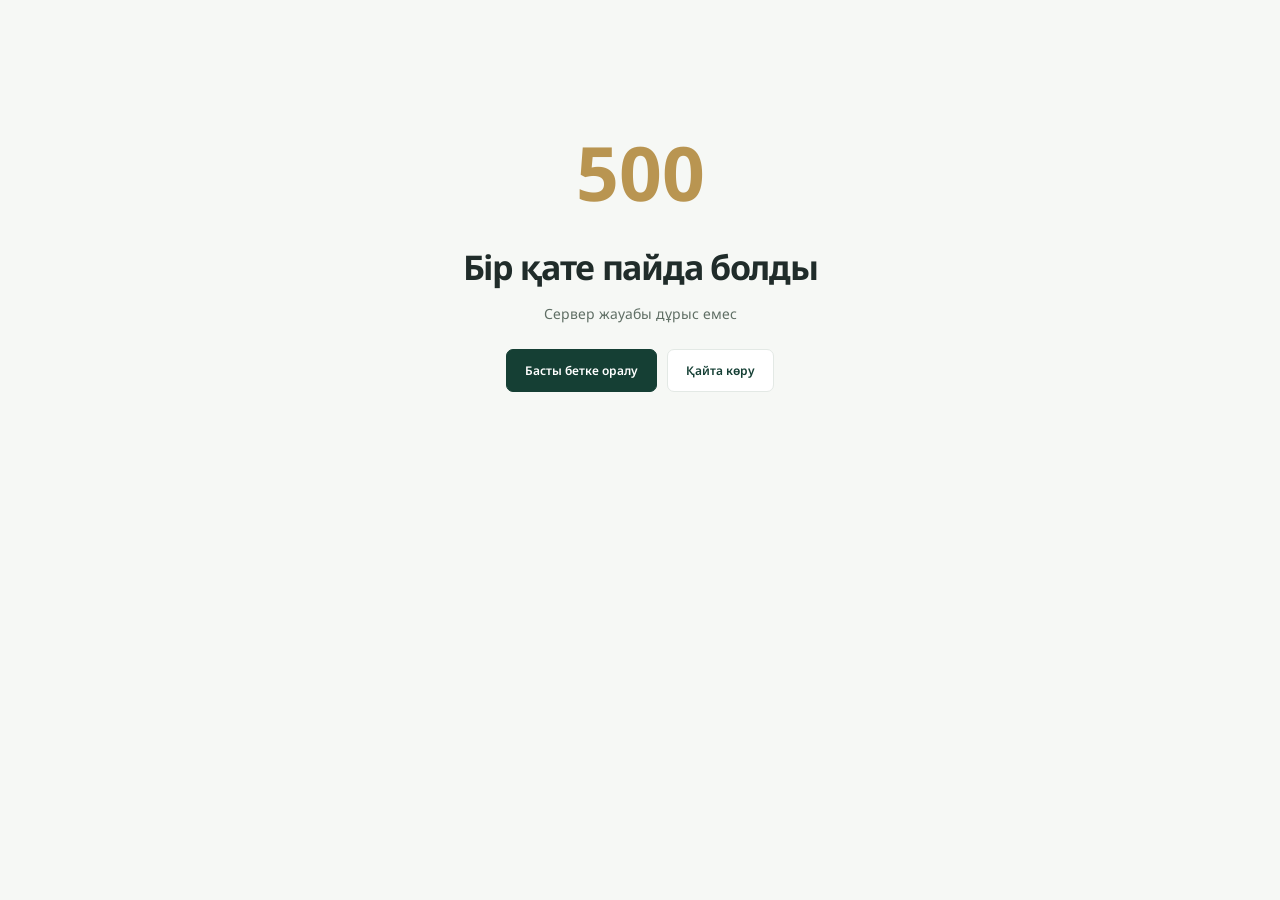
<file: public/index.html>
<!doctype html>
<html lang="kk">
  <head>
    <meta charset="utf-8" />
    <meta
      http-equiv="Content-Security-Policy"
      content="default-src 'self'; script-src 'self'; style-src 'self' 'unsafe-inline'; img-src 'self'; font-src 'self'; connect-src 'self'; base-uri 'self'; form-action 'self'; object-src 'none'"
    />
    <meta name="viewport" content="width=device-width,initial-scale=1" />
    <meta name="theme-color" content="#153f34" />
    <meta
      name="description"
      content="Мектеп кәсіподағын басқару платформасы. Қызметкерлердің құқығы мен мүддесін қорғау."
    />
    <title>КӘСІПОДАҚ — мектеп кәсіподағы</title>
    <link rel="stylesheet" href="assets/style.css" />
    <script type="module" src="assets/app.js"></script>
  </head>
  <body>
    <a class="skip" href="#main">Мазмұнға өту</a>
    <div id="app">
      <main class="loading" aria-live="polite">Жүктелуде…</main>
    </div>
    <div id="toasts" aria-live="polite"></div>
    <dialog id="confirm">
      <form method="dialog">
        <div class="dialog-icon">!</div>
        <h2>Жазбаны жою</h2>
        <p>Бұл жазбаны жоюға сенімдісіз бе?</p>
        <div class="actions">
          <button value="cancel" class="btn secondary">Болдырмау</button
          ><button value="yes" class="btn danger">Жою</button>
        </div>
      </form>
    </dialog>
  </body>
</html>
</file>
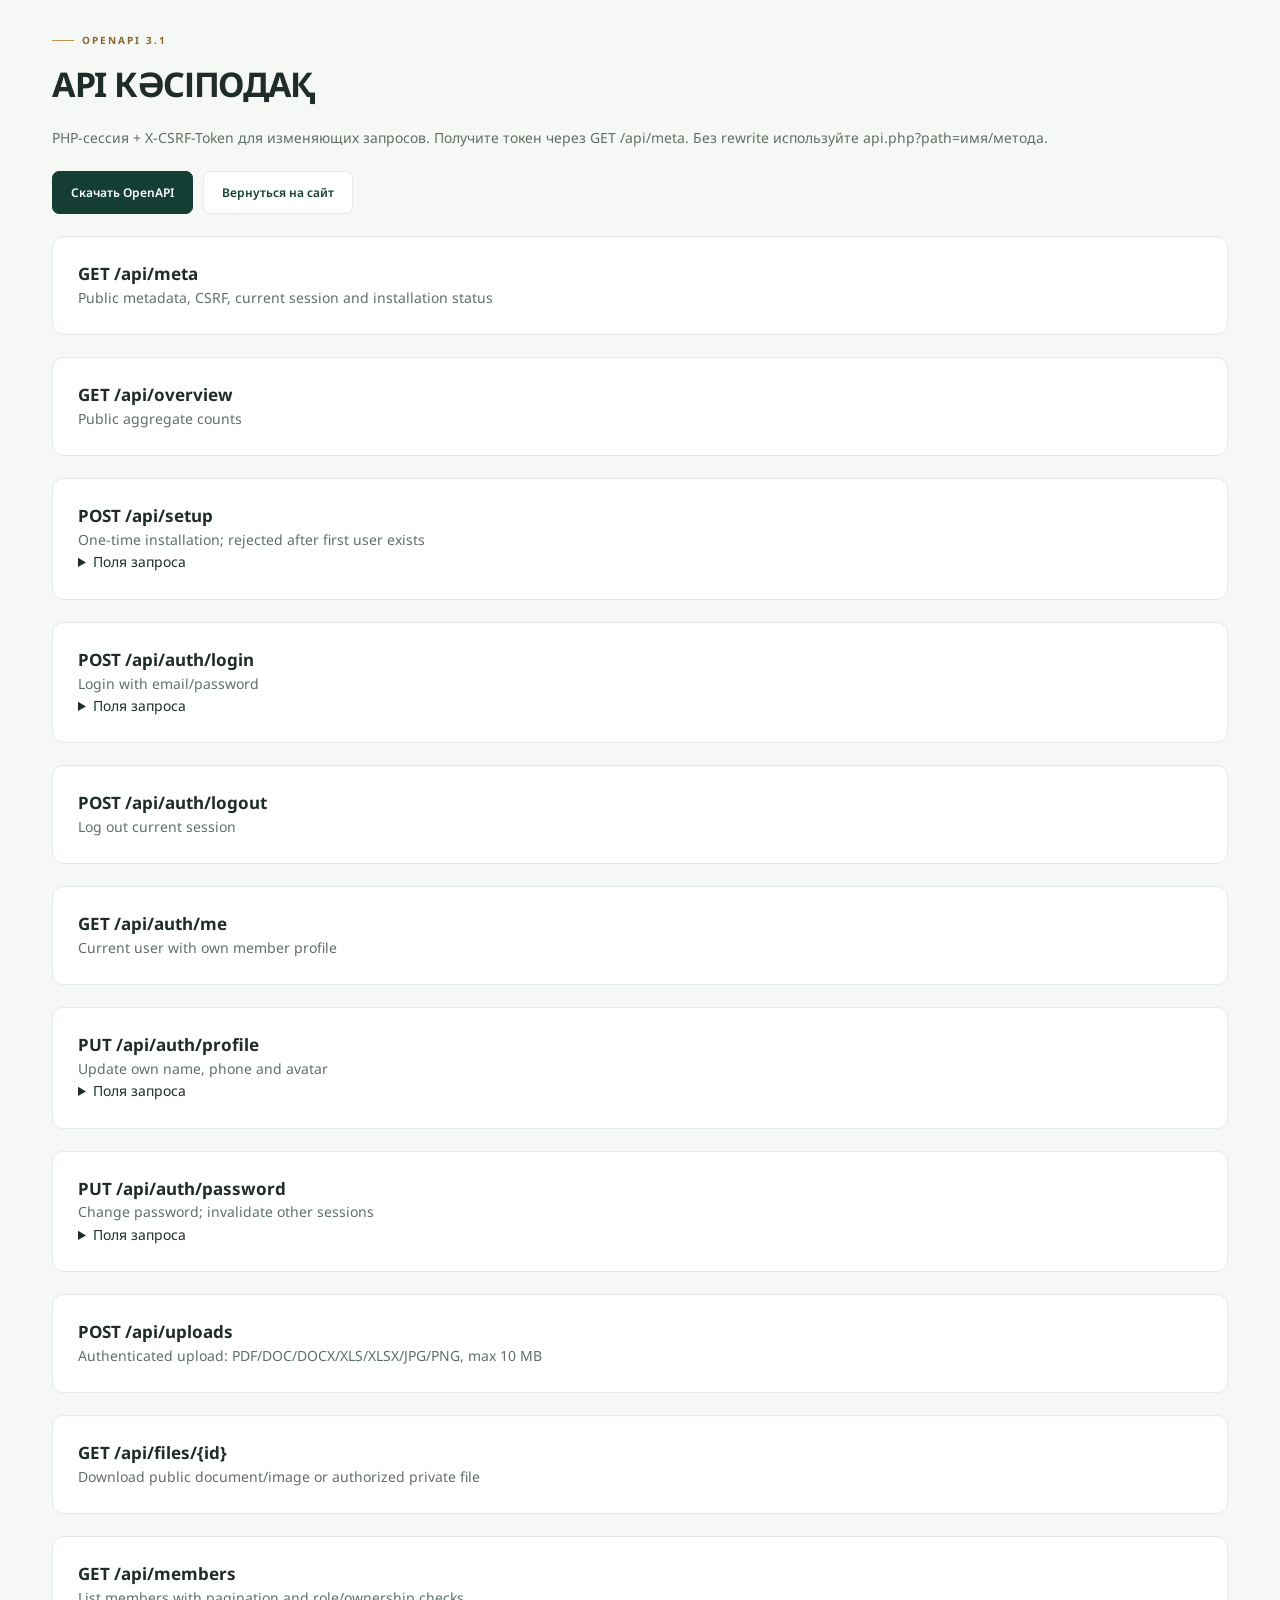
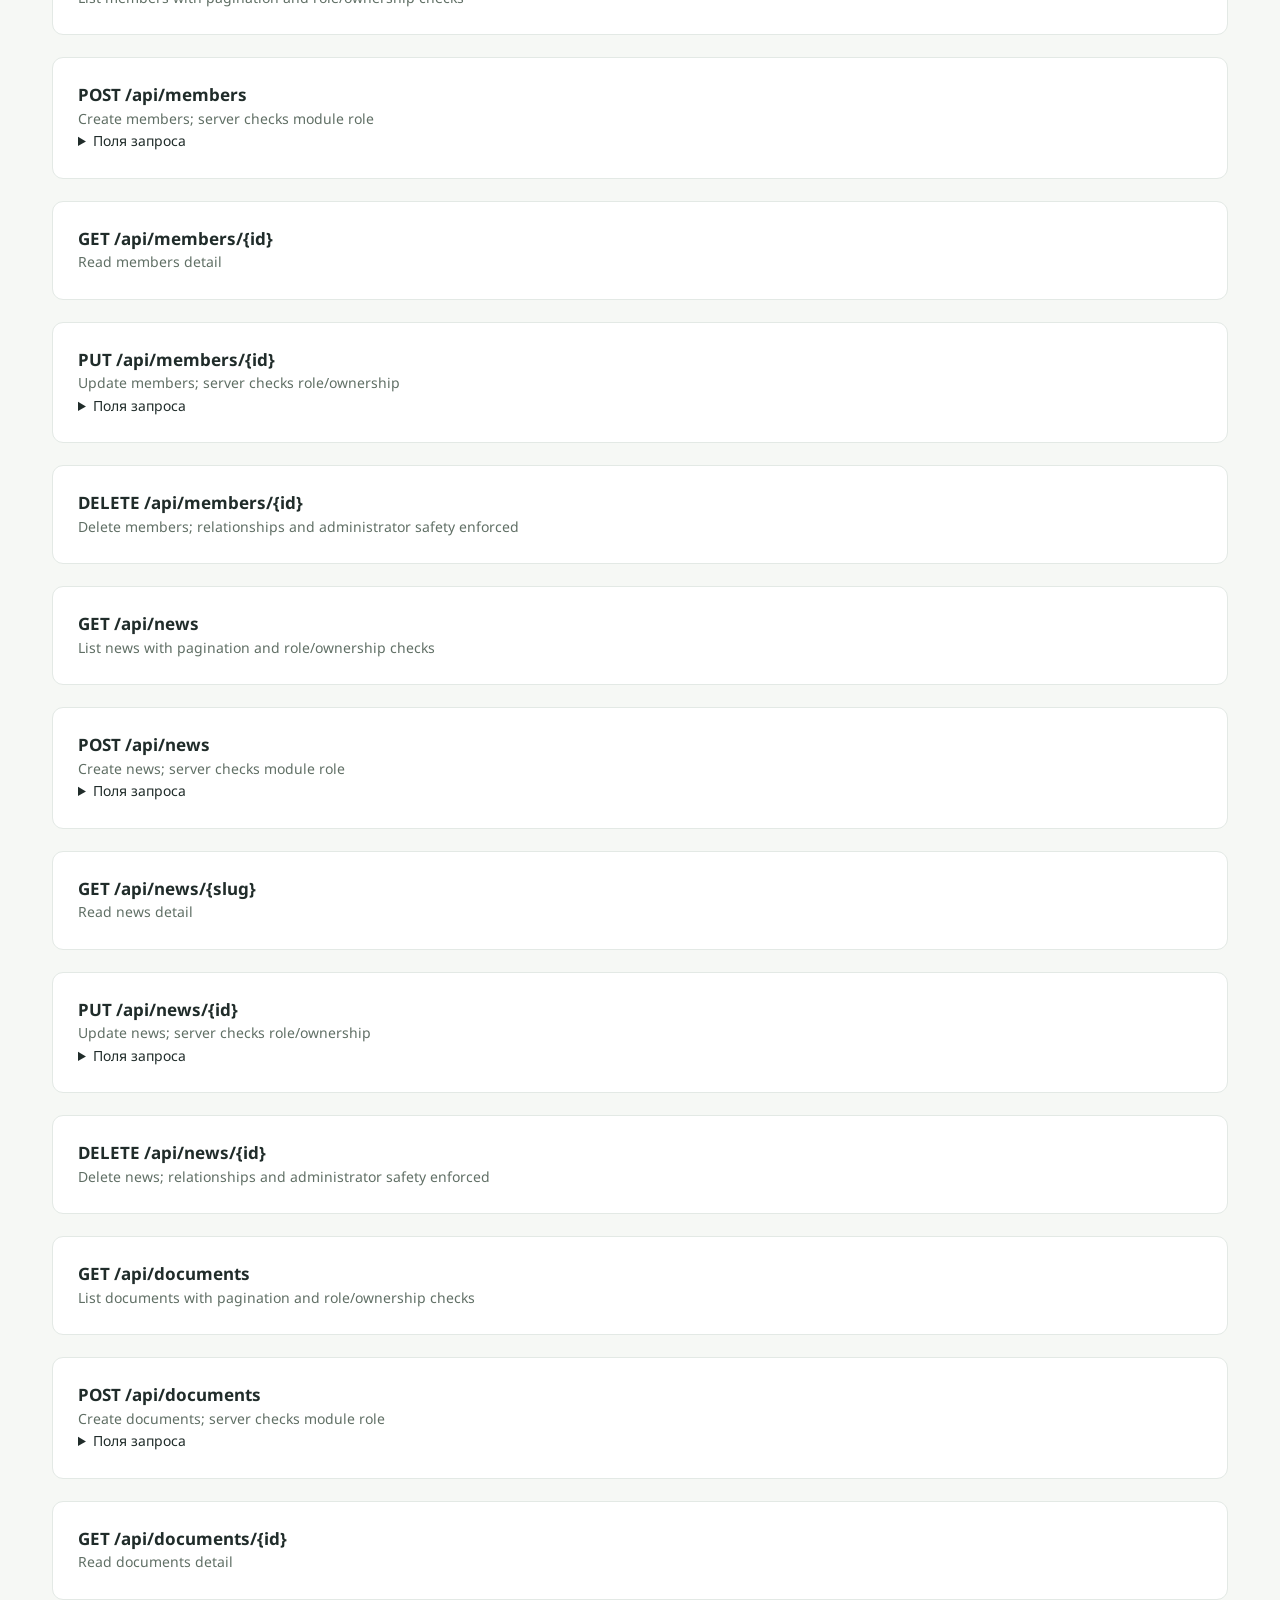
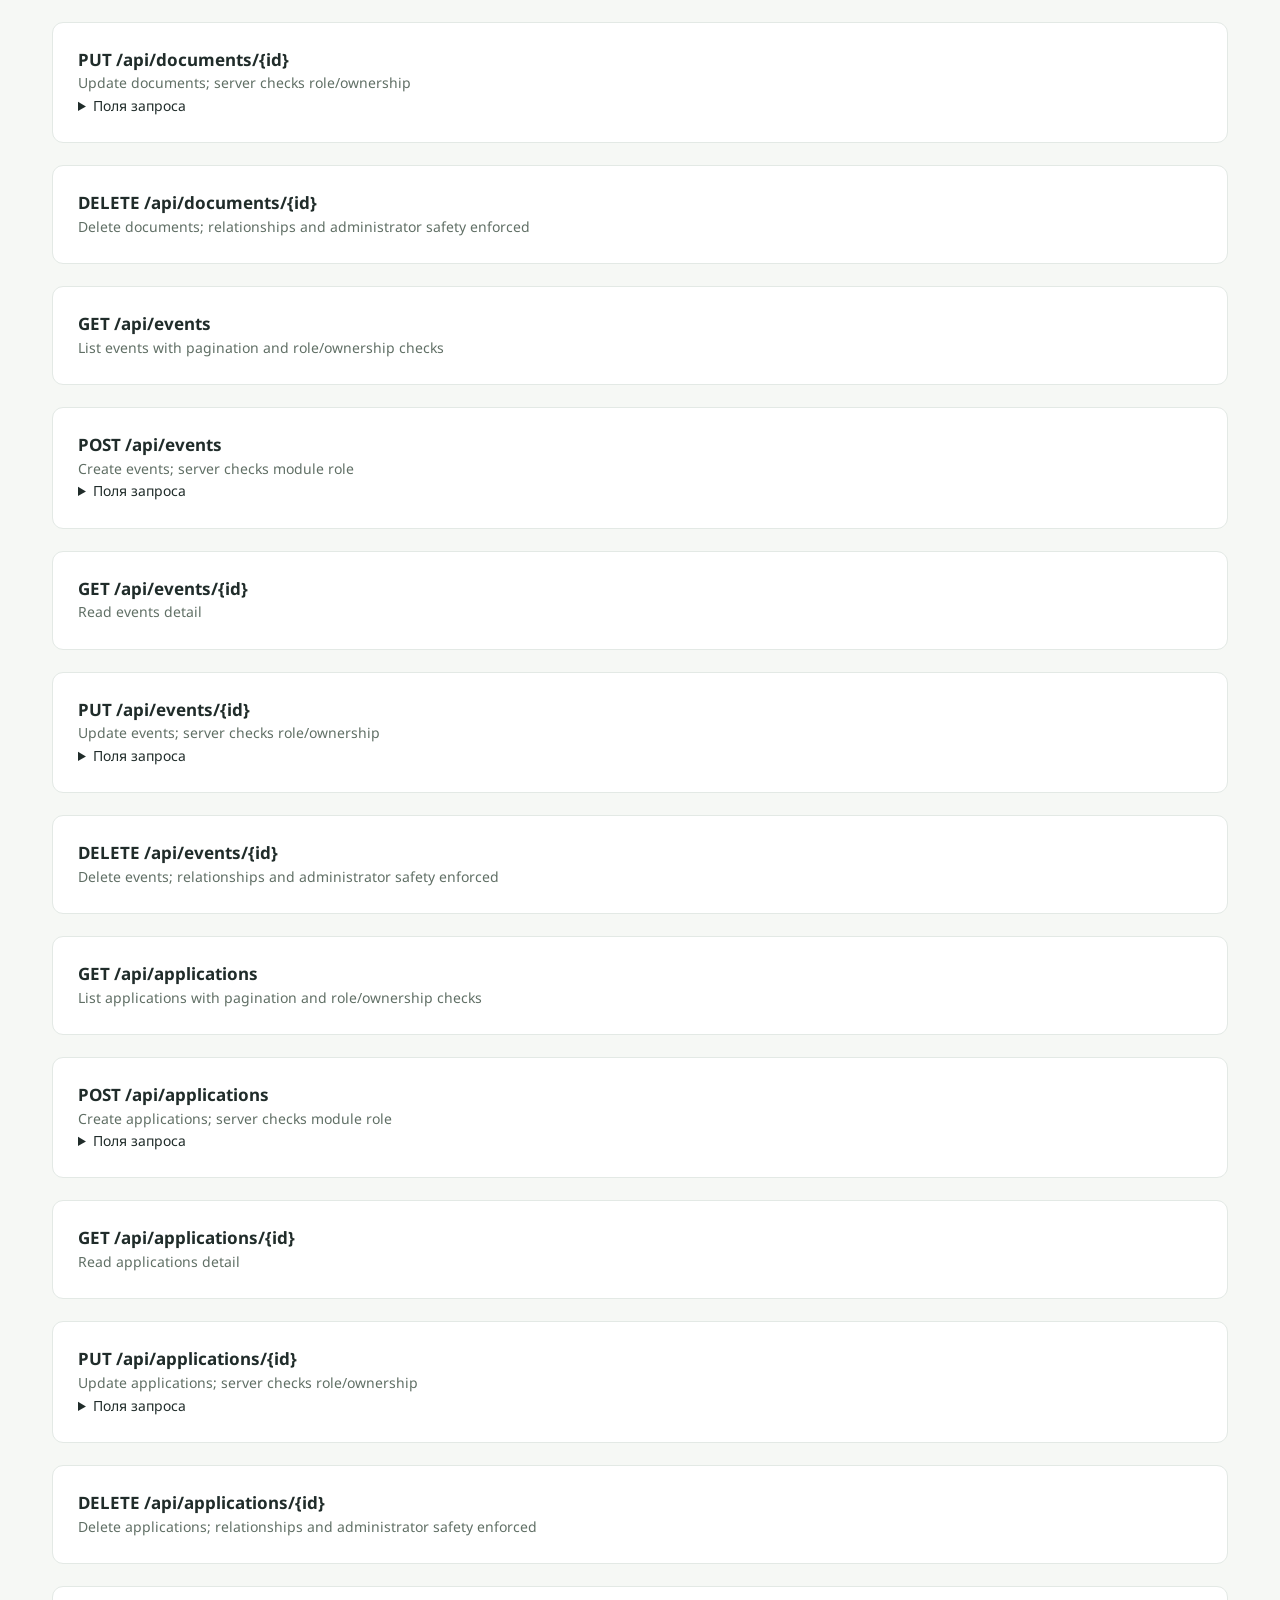
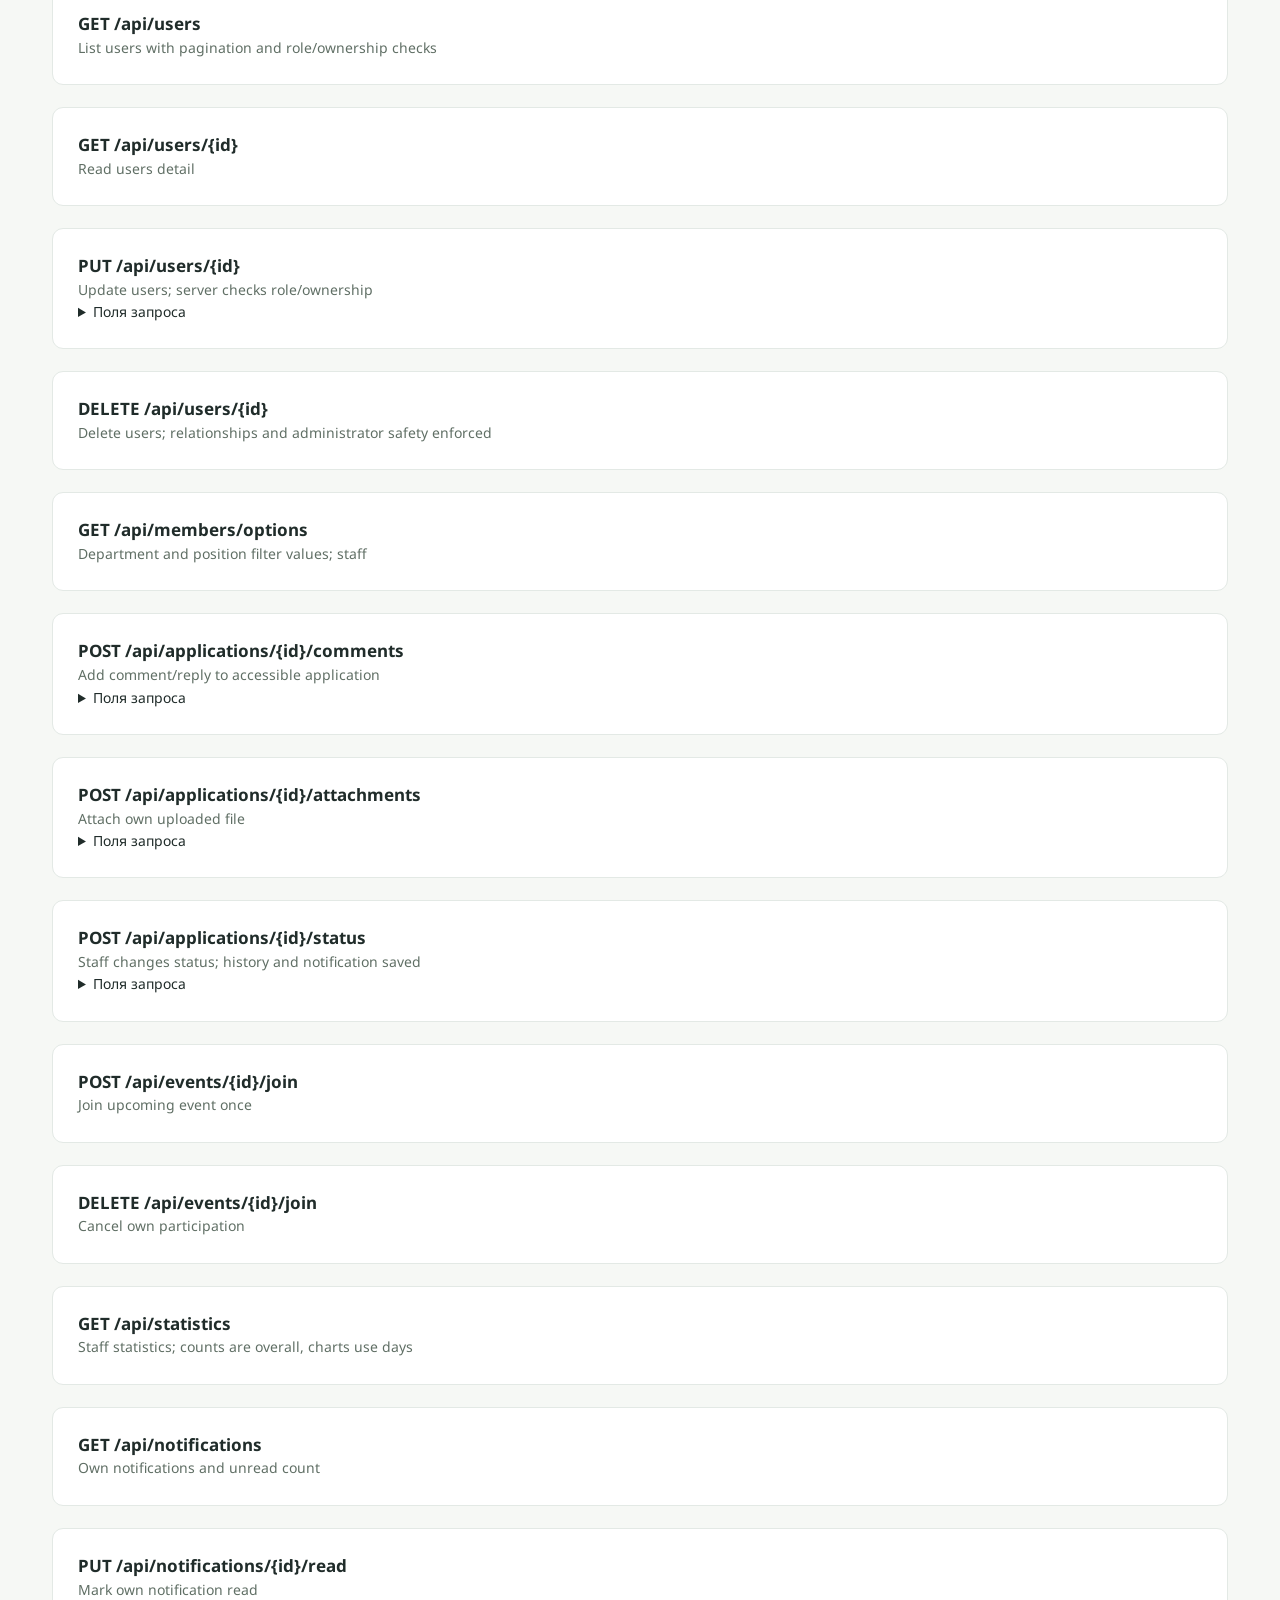
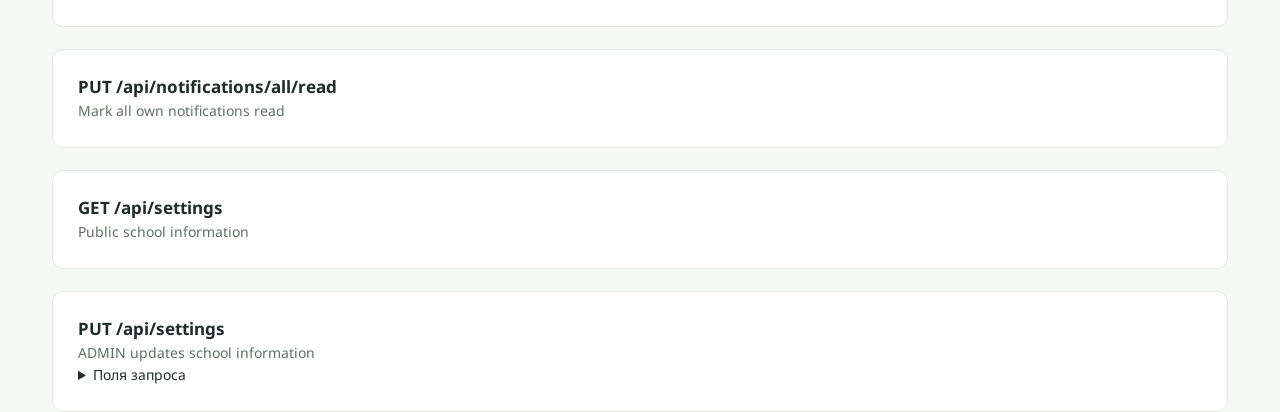
<file: public/api-docs.html>
<!doctype html>
<html lang="ru">
  <head>
    <meta charset="utf-8" />
    <meta
      http-equiv="Content-Security-Policy"
      content="default-src 'self'; script-src 'self'; style-src 'self' 'unsafe-inline'; img-src 'self'; font-src 'self'; connect-src 'self'; base-uri 'self'; form-action 'self'; object-src 'none'"
    />
    <meta name="viewport" content="width=device-width,initial-scale=1" />
    <title>API — КӘСІПОДАҚ</title>
    <link rel="stylesheet" href="assets/style.css" />
  </head>
  <body>
    <main class="container page">
      <div class="eyebrow">OPENAPI 3.1</div>
      <h1>API КӘСІПОДАҚ</h1>
      <p class="spacer">
        PHP-сессия + X-CSRF-Token для изменяющих запросов. Получите токен через GET /api/meta. Без
        rewrite используйте api.php?path=имя/метода.
      </p>
      <div class="actions spacer">
        <a class="btn" href="openapi.json" download>Скачать OpenAPI</a
        ><a class="btn secondary" href="index.html">Вернуться на сайт</a>
      </div>
      <div id="operations" class="spacer"></div>
    </main>
    <script type="module" src="assets/api-docs.js"></script>
  </body>
</html>
</file>
<file: public/assets/style.css>
@font-face {
  font-family: "Noto Sans";
  font-style: normal;
  font-weight: 100 900;
  font-display: swap;
  src: url("fonts/NotoSans.ttf") format("truetype");
}
:root {
  --green: #153f34;
  --green2: #245e4c;
  --gold: #b99551;
  --ink: #202c2a;
  --muted: #718079;
  --line: #e3e9e5;
  --paper: #f6f8f5;
  --red: #a33d3d;
}
* {
  box-sizing: border-box;
}
body {
  margin: 0;
  font-family: "Noto Sans", Arial, sans-serif;
  color: var(--ink);
  background: var(--paper);
  font-size: 14px;
  line-height: 1.6;
}
button,
input,
select,
textarea {
  font: inherit;
}
button,
a,
input,
textarea,
select {
  outline-offset: 4px;
}
a {
  color: inherit;
  text-decoration: none;
}
button {
  cursor: pointer;
}
button:disabled {
  cursor: wait;
  opacity: 0.55;
}
h1,
h2,
h3,
p {
  margin: 0;
}
h1 {
  font-size: 34px;
  line-height: 1.2;
  letter-spacing: -1.3px;
}
h2 {
  font-size: 23px;
  letter-spacing: -0.5px;
}
h3 {
  font-size: 17px;
  line-height: 1.45;
}
p {
  color: var(--muted);
}
.container {
  max-width: 1240px;
  margin: auto;
  padding: 0 32px;
}
.topline {
  background: var(--green);
  color: #cddbd3;
  font-size: 11px;
  padding: 8px 0;
}
.topline .container {
  display: flex;
  justify-content: space-between;
}
.header {
  background: white;
  border-bottom: 1px solid var(--line);
  position: sticky;
  top: 0;
  z-index: 20;
}
.header-inner {
  display: flex;
  align-items: center;
  gap: 26px;
  min-height: 85px;
}
.brand {
  display: flex;
  align-items: center;
  gap: 11px;
  font-weight: 800;
  font-size: 20px;
  letter-spacing: 1.4px;
  color: var(--green);
}
.brand small {
  display: block;
  letter-spacing: 0;
  font-size: 10px;
  font-weight: 500;
  color: var(--muted);
}
.logo {
  display: grid;
  place-items: center;
  background: var(--green);
  color: #e3c17f;
  width: 43px;
  height: 43px;
  border-radius: 50%;
  font-size: 25px;
}
.nav {
  display: flex;
  align-items: center;
  gap: 23px;
  margin-left: auto;
  font-size: 12px;
  font-weight: 600;
  white-space: nowrap;
}
.nav a {
  padding: 30px 0;
  position: relative;
}
.nav a.active {
  color: var(--green);
}
.nav a.active:after {
  content: "";
  position: absolute;
  height: 3px;
  background: var(--gold);
  bottom: 0;
  left: 0;
  right: 0;
}
.account {
  display: flex;
  gap: 10px;
  align-items: center;
}
.iconbtn {
  border: 1px solid var(--line);
  background: white;
  width: 38px;
  height: 38px;
  border-radius: 10px;
  position: relative;
  color: var(--green);
}
.unread {
  position: absolute;
  right: -4px;
  top: -4px;
  background: var(--gold);
  color: white;
  border: 2px solid white;
  border-radius: 20px;
  font-size: 10px;
  min-width: 18px;
}
.mobile-toggle {
  display: none;
}
.btn {
  display: inline-flex;
  justify-content: center;
  align-items: center;
  gap: 8px;
  background: var(--green);
  border: 1px solid var(--green);
  color: white;
  padding: 11px 18px;
  border-radius: 7px;
  font-weight: 600;
  font-size: 12px;
  transition:
    transform 0.2s,
    background 0.2s;
}
.btn:hover {
  background: var(--green2);
  transform: translateY(-1px);
}
.btn.secondary {
  background: white;
  color: var(--green);
  border-color: var(--line);
}
.btn.gold {
  background: var(--gold);
  border-color: var(--gold);
  color: white;
}
.btn.danger {
  background: var(--red);
  border-color: var(--red);
}
.btn.small {
  padding: 6px 10px;
  font-size: 11px;
}
.eyebrow {
  display: flex;
  align-items: center;
  gap: 8px;
  font-size: 10px;
  font-weight: 700;
  letter-spacing: 2px;
  color: var(--gold);
  text-transform: uppercase;
  margin-bottom: 16px;
}
.eyebrow:before {
  content: "";
  width: 22px;
  height: 1px;
  background: var(--gold);
}
.hero {
  margin-top: 34px;
  background: var(--green);
  color: white;
  border-radius: 15px;
  display: grid;
  grid-template-columns: 1.02fr 1fr;
  overflow: hidden;
  min-height: 410px;
  position: relative;
}
.hero-text {
  padding: 44px 44px 38px;
  position: relative;
}
.hero-text:after {
  content: "❧";
  position: absolute;
  bottom: -30px;
  right: 0;
  font-size: 180px;
  color: #ffffff05;
  pointer-events: none;
}
.hero h1 {
  font-size: 40px;
  max-width: 520px;
  line-height: 1.22;
  letter-spacing: -1px;
}
.hero h1 em {
  font-style: normal;
  color: #d2b16d;
}
.hero p {
  font-size: 13px;
  color: #cad9d0;
  margin-top: 20px;
  max-width: 420px;
  line-height: 1.9;
}
.hero .actions {
  margin-top: 25px;
}
.hero-photo {
  background: center/cover;
  min-height: 340px;
  position: relative;
}
.hero-photo:after {
  content: "";
  position: absolute;
  inset: 0;
  background:
    linear-gradient(90deg, var(--green), transparent 30%),
    linear-gradient(0deg, #153f3455, transparent);
}
.hero-note {
  position: absolute;
  right: 22px;
  bottom: 24px;
  z-index: 1;
  background: #ffffffed;
  color: var(--green);
  padding: 14px 20px;
  border-radius: 9px;
  font-size: 12px;
  font-weight: 600;
}
.hero-note span {
  color: var(--gold);
  margin-right: 8px;
}
.actions {
  display: flex;
  gap: 10px;
  flex-wrap: wrap;
  align-items: center;
}
.stats {
  display: grid;
  grid-template-columns: repeat(4, 1fr);
  gap: 16px;
  margin: 22px 0 40px;
}
.stat {
  background: white;
  border: 1px solid var(--line);
  border-radius: 10px;
  padding: 22px;
  display: flex;
  align-items: center;
  gap: 15px;
}
.stat-icon {
  background: #edf3ee;
  color: var(--green);
  border-radius: 10px;
  width: 44px;
  height: 44px;
  display: grid;
  place-items: center;
  font-size: 21px;
}
.stat strong {
  font-size: 26px;
  display: block;
  line-height: 1.3;
}
.stat p {
  font-size: 11px;
}
.section-head {
  display: flex;
  justify-content: space-between;
  gap: 20px;
  align-items: center;
  margin: 30px 0 20px;
}
.section-head p {
  font-size: 12px;
  margin-top: 6px;
}
.link {
  color: var(--green);
  font-weight: 600;
  font-size: 12px;
}
.link:hover {
  text-decoration: underline;
}
.grid {
  display: grid;
  grid-template-columns: repeat(3, minmax(0, 1fr));
  gap: 22px;
}
.card {
  background: white;
  border: 1px solid var(--line);
  border-radius: 11px;
  overflow: hidden;
  transition:
    transform 0.2s,
    box-shadow 0.2s;
}
.card:hover {
  transform: translateY(-3px);
  box-shadow: 0 10px 26px #12372b0b;
}
.card-image {
  height: 180px;
  width: 100%;
  object-fit: cover;
  display: block;
}
.card-body {
  padding: 20px;
}
.card-meta {
  font-size: 10px;
  color: var(--muted);
  margin-bottom: 10px;
  display: flex;
  gap: 14px;
  align-items: center;
}
.card h3 {
  margin-bottom: 10px;
}
.card p {
  font-size: 12px;
  line-height: 1.8;
}
.card-footer {
  display: flex;
  align-items: center;
  justify-content: space-between;
  border-top: 1px solid var(--line);
  margin-top: 18px;
  padding-top: 13px;
  font-size: 11px;
}
.tag {
  font-size: 10px;
  background: #edf3ee;
  color: var(--green);
  padding: 4px 9px;
  border-radius: 20px;
  display: inline-block;
}
.tag.yellow {
  background: #fbf3df;
  color: #927230;
}
.tag.red {
  background: #faeaea;
  color: #9a4444;
}
.tag.blue {
  background: #eaf0fb;
  color: #456493;
}
.lower-grid {
  display: grid;
  grid-template-columns: 1.8fr 1fr;
  gap: 24px;
  margin-top: 32px;
}
.panel {
  background: white;
  border: 1px solid var(--line);
  border-radius: 11px;
  padding: 25px;
}
.event-row {
  display: flex;
  gap: 18px;
  align-items: center;
  padding: 18px 0;
  border-bottom: 1px solid var(--line);
}
.event-row:last-child {
  border: 0;
}
.date-block {
  background: #edf3ee;
  border-radius: 8px;
  width: 54px;
  flex-shrink: 0;
  text-align: center;
  color: var(--green);
  padding: 7px;
}
.date-block strong {
  display: block;
  font-size: 23px;
  line-height: 1.2;
}
.date-block small {
  font-size: 9px;
  text-transform: uppercase;
}
.event-row h3 {
  font-size: 13px;
}
.event-row p {
  font-size: 11px;
  margin-top: 4px;
}
.notice {
  background: #f6f2e9;
  border: 1px solid #ece2cc;
  border-radius: 10px;
  padding: 24px;
}
.notice h3 {
  color: var(--green);
  margin-bottom: 12px;
}
.notice p {
  font-size: 12px;
  line-height: 1.9;
}
.notice .btn {
  margin-top: 20px;
}
.footer {
  margin-top: 50px;
  background: white;
  border-top: 1px solid var(--line);
  padding: 32px 0 20px;
}
.footer-grid {
  display: grid;
  grid-template-columns: 2fr 1fr 1fr;
  gap: 32px;
}
.footer p,
.footer a {
  font-size: 11px;
}
.footer h3 {
  font-size: 12px;
  margin-bottom: 12px;
}
.footer .brand {
  margin-bottom: 10px;
}
.footer-bottom {
  border-top: 1px solid var(--line);
  margin-top: 25px;
  padding-top: 18px;
  display: flex;
  justify-content: space-between;
  font-size: 10px;
  color: var(--muted);
}
.page {
  padding-top: 32px;
  min-height: 65vh;
  animation: arrive 0.25s ease;
}
.breadcrumbs {
  font-size: 11px;
  color: var(--muted);
  margin-bottom: 18px;
}
.page-head {
  display: flex;
  justify-content: space-between;
  align-items: center;
  gap: 20px;
  margin-bottom: 24px;
}
.page-head p {
  margin-top: 10px;
  font-size: 12px;
}
.filters {
  display: flex;
  gap: 10px;
  flex-wrap: wrap;
  align-items: center;
  background: white;
  padding: 16px;
  border: 1px solid var(--line);
  border-radius: 9px;
  margin: 20px 0;
}
.filters input {
  flex: 1;
  min-width: 160px;
}
.filters select {
  width: auto;
  min-width: 150px;
}
.field {
  display: flex;
  flex-direction: column;
  gap: 6px;
  margin-bottom: 17px;
}
.field label {
  font-size: 12px;
  font-weight: 600;
}
.field small {
  font-size: 11px;
  color: var(--muted);
}
input,
select,
textarea {
  border: 1px solid #dbe3dd;
  background: white;
  border-radius: 7px;
  padding: 11px 12px;
  width: 100%;
  color: var(--ink);
  min-height: 42px;
}
input:focus,
select:focus,
textarea:focus {
  outline: 2px solid #b9955150;
  border-color: var(--gold);
}
textarea {
  min-height: 125px;
  resize: vertical;
}
input[type="checkbox"] {
  width: 16px;
  min-height: auto;
  accent-color: var(--green);
}
.form-grid {
  display: grid;
  grid-template-columns: 1fr 1fr;
  gap: 0 22px;
}
.wide {
  grid-column: 1/-1;
}
.form-panel {
  max-width: 850px;
}
.auth-wrap {
  display: grid;
  grid-template-columns: 1fr 1fr;
  max-width: 950px;
  margin: 45px auto;
  border: 1px solid var(--line);
  border-radius: 15px;
  overflow: hidden;
  background: white;
}
.auth-art {
  background: var(--green);
  padding: 45px;
  color: white;
  display: flex;
  flex-direction: column;
  justify-content: center;
}
.auth-art h2 {
  font-size: 29px;
  margin: 25px 0 17px;
}
.auth-art p {
  color: #c3d4c8;
  font-size: 13px;
}
.auth-form {
  padding: 42px;
}
.auth-form h2 {
  margin-bottom: 10px;
}
.auth-form p {
  font-size: 12px;
  margin-bottom: 24px;
}
.auth-form .btn {
  width: 100%;
}
.check {
  display: flex;
  gap: 10px;
  align-items: center;
  font-size: 12px;
  margin-bottom: 20px;
}
.workspace {
  display: grid;
  grid-template-columns: 205px minmax(0, 1fr);
  gap: 27px;
}
.sidebar {
  background: white;
  border: 1px solid var(--line);
  border-radius: 11px;
  padding: 20px 12px;
  height: fit-content;
  position: sticky;
  top: 115px;
}
.sidebar small {
  color: var(--muted);
  font-size: 9px;
  letter-spacing: 1.5px;
  padding: 0 12px;
  display: block;
  margin-bottom: 12px;
}
.sidebar a {
  display: flex;
  padding: 11px 12px;
  gap: 10px;
  border-radius: 7px;
  font-size: 12px;
  margin-bottom: 3px;
}
.sidebar a.active {
  background: var(--green);
  color: white;
}
.sidebar a:hover {
  background: #edf3ee;
  color: var(--green);
}
.workspace .stats {
  grid-template-columns: repeat(3, 1fr);
  margin-bottom: 20px;
}
.workspace h1 {
  font-size: 28px;
}
.table-wrap {
  overflow-x: auto;
  border: 1px solid var(--line);
  border-radius: 10px;
  background: white;
}
table {
  width: 100%;
  border-collapse: collapse;
  white-space: nowrap;
  font-size: 12px;
}
th {
  background: #f5f8f5;
  text-align: left;
  font-size: 10px;
  text-transform: uppercase;
  letter-spacing: 0.5px;
  font-weight: 600;
  color: var(--muted);
  padding: 15px 18px;
}
td {
  padding: 16px 18px;
  border-bottom: 1px solid var(--line);
}
tbody tr:last-child td {
  border-bottom: 0;
}
tbody tr:hover {
  background: #fafbf9;
}
.person {
  display: flex;
  gap: 10px;
  align-items: center;
}
.avatar {
  display: grid;
  place-items: center;
  width: 34px;
  height: 34px;
  border-radius: 50%;
  background: #eaf1eb;
  color: var(--green);
  font-weight: 700;
  flex-shrink: 0;
}
.avatar img {
  width: 100%;
  height: 100%;
  object-fit: cover;
  border-radius: 50%;
}
.person small {
  display: block;
  color: var(--muted);
  font-size: 10px;
}
.row-actions {
  display: flex;
  gap: 7px;
}
.pagination {
  display: flex;
  justify-content: space-between;
  align-items: center;
  margin: 18px 0;
  font-size: 12px;
  color: var(--muted);
}
.doc-grid {
  display: grid;
  grid-template-columns: repeat(2, 1fr);
  gap: 16px;
}
.doc {
  display: flex;
  gap: 16px;
  padding: 20px;
  background: white;
  border: 1px solid var(--line);
  border-radius: 10px;
}
.doc-icon {
  width: 42px;
  height: 48px;
  display: grid;
  place-items: center;
  flex-shrink: 0;
  background: #fbf0e7;
  color: #bd7351;
  font-size: 11px;
  font-weight: 700;
  border-radius: 7px;
}
.doc h3 {
  font-size: 14px;
}
.doc p {
  font-size: 11px;
  margin: 7px 0;
}
.article {
  max-width: 900px;
  margin: auto;
}
.article .cover {
  width: 100%;
  height: 360px;
  object-fit: cover;
  border-radius: 12px;
  margin: 25px 0;
}
.prose {
  white-space: pre-wrap;
  line-height: 1.95;
  font-size: 15px;
  color: #47564d;
}
.detail-grid {
  display: grid;
  grid-template-columns: 1.7fr 1fr;
  gap: 22px;
}
.detail-list {
  display: grid;
  grid-template-columns: 1fr 1fr;
  gap: 18px;
  margin: 18px 0;
}
.detail-list small {
  display: block;
  color: var(--muted);
  font-size: 11px;
}
.detail-list strong {
  font-size: 13px;
}
.timeline {
  margin-top: 16px;
}
.timeline-item {
  border-left: 2px solid #e1e9e1;
  padding: 0 0 22px 18px;
  position: relative;
}
.timeline-item:before {
  content: "";
  position: absolute;
  left: -5px;
  top: 5px;
  width: 8px;
  height: 8px;
  background: var(--gold);
  border-radius: 50%;
}
.timeline-item p {
  font-size: 11px;
}
.comment {
  padding: 15px 0;
  border-bottom: 1px solid var(--line);
}
.comment small {
  font-size: 10px;
  color: var(--muted);
}
.comment p {
  color: var(--ink);
  font-size: 13px;
  white-space: pre-wrap;
  margin-top: 7px;
}
.chart-grid {
  display: grid;
  grid-template-columns: 1fr 1fr;
  gap: 20px;
}
.chart svg {
  width: 100%;
  height: 180px;
  margin-top: 15px;
}
.bars {
  display: flex;
  flex-direction: column;
  gap: 10px;
  margin-top: 18px;
}
.bar-label {
  display: flex;
  justify-content: space-between;
  font-size: 11px;
}
.bar-track {
  height: 10px;
  background: #edf2ed;
  border-radius: 4px;
  margin-top: 5px;
  overflow: hidden;
}
.bar-fill {
  height: 100%;
  background: var(--green);
  border-radius: 4px;
}
.empty {
  padding: 55px 24px;
  text-align: center;
  color: var(--muted);
  background: white;
  border: 1px dashed var(--line);
  border-radius: 10px;
}
.empty .symbol {
  font-size: 32px;
  color: var(--gold);
  margin-bottom: 12px;
}
.empty h3 {
  color: var(--ink);
  margin-bottom: 8px;
}
.error {
  max-width: 600px;
  margin: 80px auto;
  text-align: center;
}
.error strong {
  font-size: 75px;
  color: var(--gold);
}
.error h1 {
  margin: 15px 0;
}
.error p {
  margin-bottom: 24px;
}
.loading {
  padding: 60px;
  text-align: center;
}
.skeleton {
  height: 160px;
  border-radius: 10px;
  background: linear-gradient(90deg, #e9eee8, #f9fbf8, #e9eee8);
  background-size: 200% 100%;
  animation: shimmer 1.2s infinite;
}
.notification-menu {
  position: fixed;
  right: 25px;
  top: 100px;
  width: 370px;
  max-width: calc(100vw - 32px);
  background: white;
  border: 1px solid var(--line);
  border-radius: 12px;
  padding: 20px;
  box-shadow: 0 15px 60px #183d3426;
  z-index: 40;
  max-height: 70vh;
  overflow: auto;
}
.notification {
  padding: 14px 0;
  border-bottom: 1px solid var(--line);
}
.notification p {
  font-size: 11px;
}
.notification.unseen {
  border-left: 3px solid var(--gold);
  padding-left: 10px;
}
.notification small {
  font-size: 10px;
  color: var(--muted);
}
#toasts {
  position: fixed;
  bottom: 24px;
  right: 24px;
  z-index: 90;
  display: grid;
  gap: 10px;
}
.toast {
  max-width: 380px;
  background: var(--green);
  color: white;
  padding: 14px 20px;
  border-radius: 9px;
  box-shadow: 0 8px 30px #183d3424;
  font-size: 12px;
}
.toast.error-toast {
  background: var(--red);
}
dialog {
  border: 1px solid var(--line);
  border-radius: 14px;
  max-width: 420px;
  padding: 32px;
  box-shadow: 0 20px 80px #0002;
}
dialog::backdrop {
  background: #0e272477;
}
dialog h2 {
  margin: 14px 0;
}
dialog p {
  margin-bottom: 24px;
}
.dialog-icon {
  border-radius: 50%;
  width: 45px;
  height: 45px;
  display: grid;
  place-items: center;
  background: #faeaea;
  color: var(--red);
  font-size: 25px;
}
.skip {
  position: fixed;
  top: -100px;
  left: 10px;
  z-index: 100;
  background: white;
  padding: 10px;
}
.skip:focus {
  top: 10px;
}
.muted {
  color: var(--muted);
}
.spacer {
  margin-top: 22px;
}
.attachment {
  display: block;
  background: #f3f7f2;
  padding: 10px 14px;
  border-radius: 7px;
  font-size: 12px;
  margin: 8px 0;
}
.helper {
  background: #f6f2e9;
  border-radius: 8px;
  padding: 12px;
  font-size: 11px;
  color: #786742;
  margin-bottom: 16px;
}
@keyframes arrive {
  from {
    opacity: 0;
    transform: translateY(5px);
  }
  to {
    opacity: 1;
    transform: none;
  }
}
@keyframes shimmer {
  to {
    background-position: -200% 0;
  }
}
@media (min-width: 1300px) {
  .container {
    padding: 0 24px;
  }
}
@media (max-width: 1100px) {
  .nav {
    gap: 13px;
  }
  .header-inner {
    gap: 15px;
  }
  .brand {
    font-size: 17px;
  }
  .workspace {
    grid-template-columns: 170px minmax(0, 1fr);
    gap: 18px;
  }
  .stat {
    padding: 17px;
    gap: 10px;
  }
  .hero h1 {
    font-size: 33px;
  }
  .hero-text {
    padding: 35px;
  }
  .container {
    padding: 0 24px;
  }
}
@media (max-width: 900px) {
  .nav {
    display: none;
    position: absolute;
    top: 85px;
    left: 0;
    right: 0;
    background: white;
    padding: 15px 24px;
    border-bottom: 1px solid var(--line);
  }
  .nav.open {
    display: flex;
    flex-direction: column;
    align-items: stretch;
    gap: 0;
  }
  .nav a {
    padding: 12px;
  }
  .account {
    margin-left: auto;
  }
  .mobile-toggle {
    display: block;
  }
  .grid {
    grid-template-columns: repeat(2, 1fr);
  }
  .hero {
    grid-template-columns: 1.2fr 1fr;
  }
  .hero-text {
    padding: 30px;
  }
  .hero h1 {
    font-size: 29px;
  }
  .stats {
    grid-template-columns: repeat(2, 1fr);
  }
  .lower-grid {
    grid-template-columns: 1fr;
  }
  .workspace {
    grid-template-columns: 1fr;
  }
  .sidebar {
    position: static;
    display: flex;
    overflow: auto;
    gap: 5px;
    padding: 10px;
    white-space: nowrap;
  }
  .sidebar small {
    display: none;
  }
  .sidebar a {
    margin: 0;
  }
  .detail-grid {
    grid-template-columns: 1fr;
  }
  .footer-grid {
    grid-template-columns: 1.5fr 1fr;
  }
  .footer-grid > div:last-child {
    display: none;
  }
}
@media (max-width: 600px) {
  .container {
    padding: 0 17px;
  }
  .topline {
    font-size: 9px;
  }
  .topline .container span:last-child {
    display: none;
  }
  .header-inner {
    min-height: 72px;
  }
  .brand {
    font-size: 15px;
    gap: 8px;
  }
  .logo {
    width: 35px;
    height: 35px;
    font-size: 21px;
  }
  .brand small {
    font-size: 8px;
  }
  .account .btn {
    padding: 8px 11px;
    font-size: 10px;
  }
  .nav {
    top: 72px;
  }
  .hero {
    display: flex;
    flex-direction: column;
    margin-top: 20px;
  }
  .hero-text {
    padding: 28px 24px;
  }
  .hero h1 {
    font-size: 29px;
  }
  .hero p {
    font-size: 12px;
  }
  .hero-photo {
    min-height: 210px;
  }
  .hero-photo:after {
    background: linear-gradient(0deg, #153f3444, transparent);
  }
  .hero-note {
    font-size: 11px;
    padding: 12px;
    bottom: 15px;
  }
  .stats {
    gap: 10px;
    margin: 16px 0 30px;
  }
  .stat {
    padding: 15px 12px;
    gap: 10px;
  }
  .stat-icon {
    width: 34px;
    height: 34px;
    font-size: 17px;
  }
  .stat strong {
    font-size: 22px;
  }
  .stat p {
    font-size: 9px;
  }
  .section-head {
    align-items: flex-start;
    margin-top: 22px;
  }
  .section-head h2 {
    font-size: 20px;
  }
  .grid,
  .doc-grid,
  .chart-grid {
    grid-template-columns: 1fr;
  }
  .card-image {
    height: 200px;
  }
  .lower-grid {
    gap: 18px;
    margin-top: 24px;
  }
  .panel {
    padding: 20px;
  }
  .footer-grid {
    grid-template-columns: 1fr;
  }
  .footer-bottom {
    display: block;
    line-height: 2;
  }
  .footer .brand {
    font-size: 17px;
  }
  .auth-wrap {
    display: block;
    margin: 25px 0;
  }
  .auth-art {
    padding: 25px;
  }
  .auth-art h2 {
    font-size: 23px;
    margin: 10px 0;
  }
  .auth-art p {
    font-size: 11px;
  }
  .auth-form {
    padding: 26px;
  }
  .form-grid {
    grid-template-columns: 1fr;
  }
  .page-head {
    align-items: flex-start;
    flex-wrap: wrap;
  }
  .page h1 {
    font-size: 27px;
  }
  .page {
    padding-top: 24px;
  }
  .workspace .stats {
    grid-template-columns: repeat(2, 1fr);
  }
  .workspace .stat:last-child {
    grid-column: 1/-1;
  }
  .filters {
    padding: 12px;
  }
  .filters select {
    flex: 1;
    min-width: 130px;
  }
  .article .cover {
    height: 230px;
  }
  .detail-list {
    gap: 13px;
  }
  .notification-menu {
    top: 85px;
    right: 16px;
  }
  .account .profile-label {
    display: none;
  }
  .eyebrow {
    font-size: 9px;
  }
  .hero .actions .btn {
    font-size: 11px;
  }
  .prose {
    font-size: 13px;
  }
  .footer {
    margin-top: 35px;
  }
}
@media (prefers-reduced-motion: reduce) {
  *,
  *:before,
  *:after {
    animation: none !important;
    transition: none !important;
    scroll-behavior: auto !important;
  }
}
.workspace > div {
  min-width: 0;
}
.table-wrap {
  max-width: 100%;
}
.sidebar {
  min-width: 0;
  max-width: 100%;
}
:root {
  --muted: #606f65;
}
.eyebrow {
  color: #88672f;
}
.hero .eyebrow,
.auth-art .eyebrow {
  color: #d2b16d;
}
.btn.gold {
  background: #88672f;
  border-color: #88672f;
}
.unread {
  background: #88672f;
}
@media (max-width: 900px) {
  .workspace {
    grid-template-columns: minmax(0, 1fr);
  }
}
.iconbtn svg {
  vertical-align: middle;
}
.chart-legend {
  display: flex;
  flex-wrap: wrap;
  gap: 14px;
  font-size: 10px;
  color: var(--muted);
}
.donut-layout {
  display: flex;
  align-items: center;
  gap: 20px;
  margin-top: 15px;
}
.chart .donut-layout svg {
  width: 135px;
  height: 135px;
  flex-shrink: 0;
}
.donut-legend {
  width: 100%;
}
.donut-legend div {
  display: flex;
  align-items: center;
  gap: 8px;
  margin: 10px 0;
  font-size: 10px;
}
.donut-legend i {
  width: 9px;
  height: 9px;
  border-radius: 3px;
  flex-shrink: 0;
}
.donut-legend strong {
  margin-left: auto;
}
@media (max-width: 600px) {
  .chart .donut-layout svg {
    width: 100px;
    height: 100px;
  }
  .donut-layout {
    gap: 12px;
  }
}
</file>
